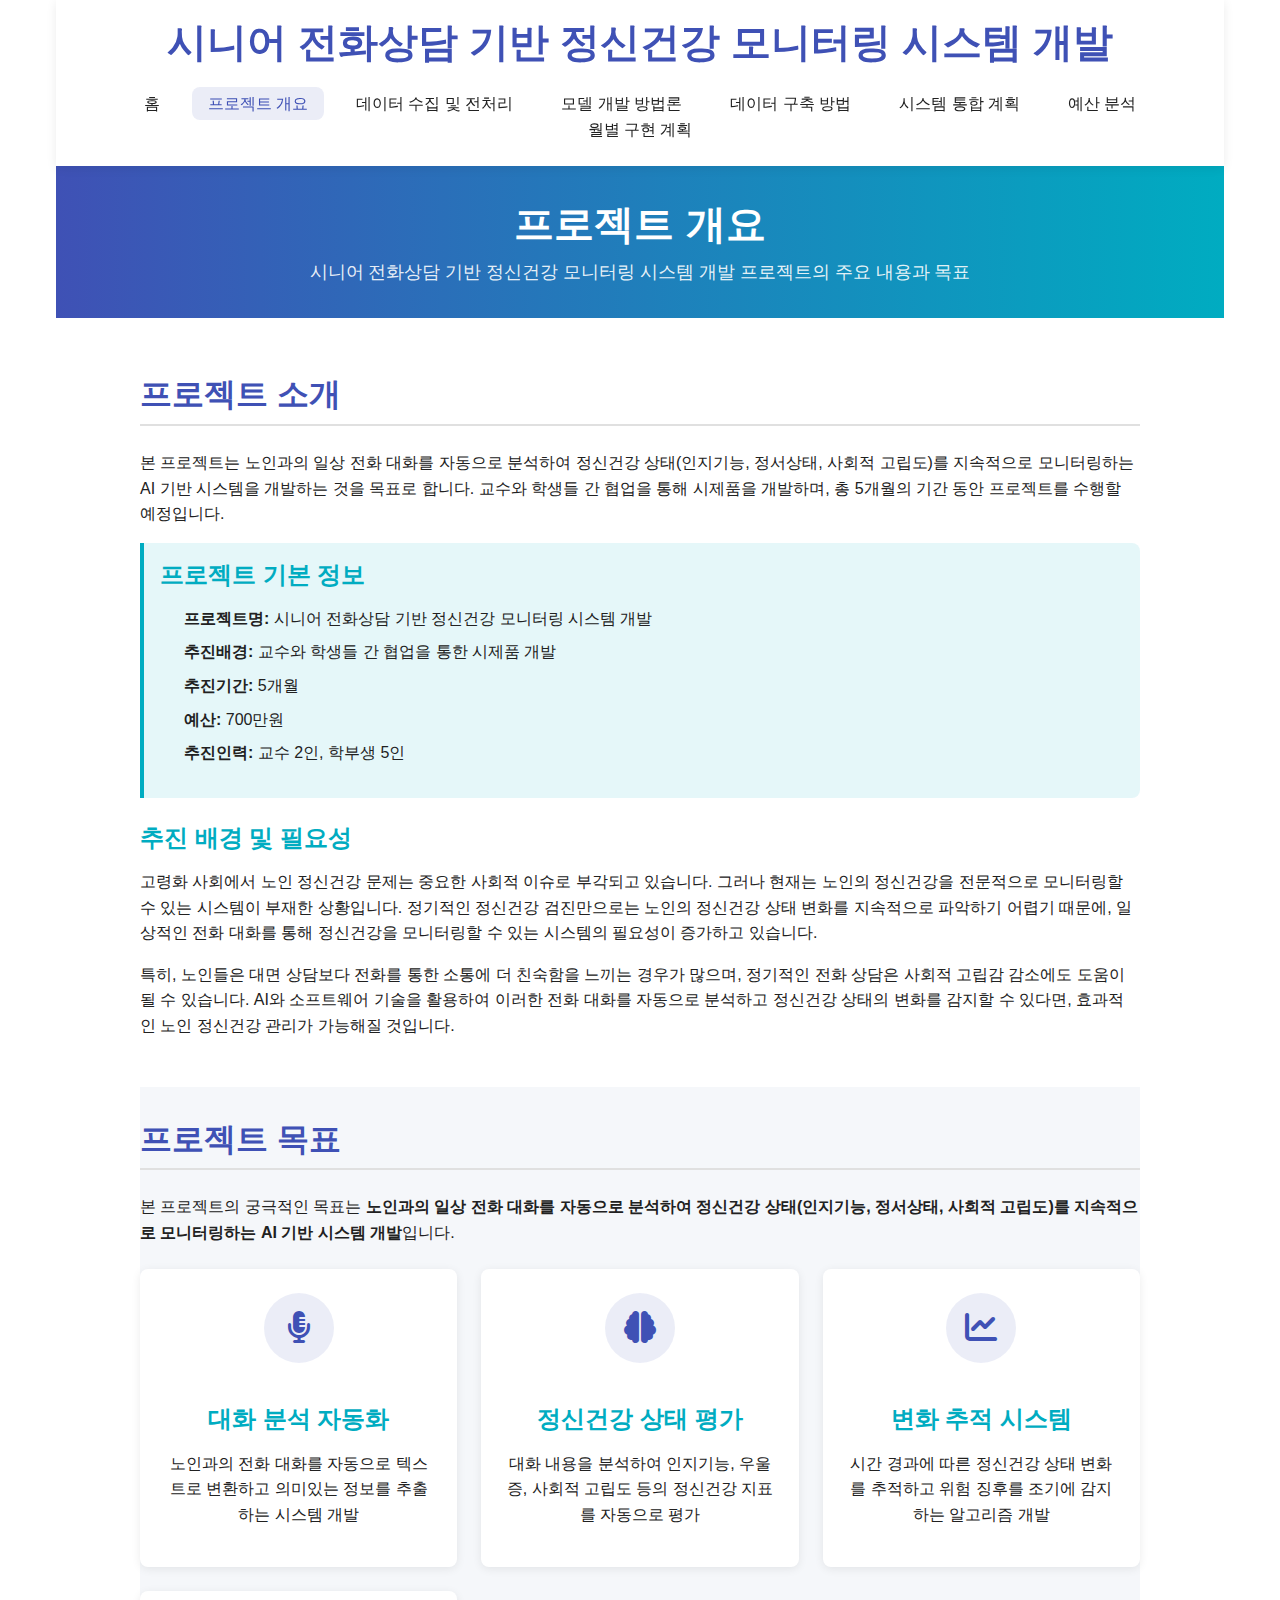
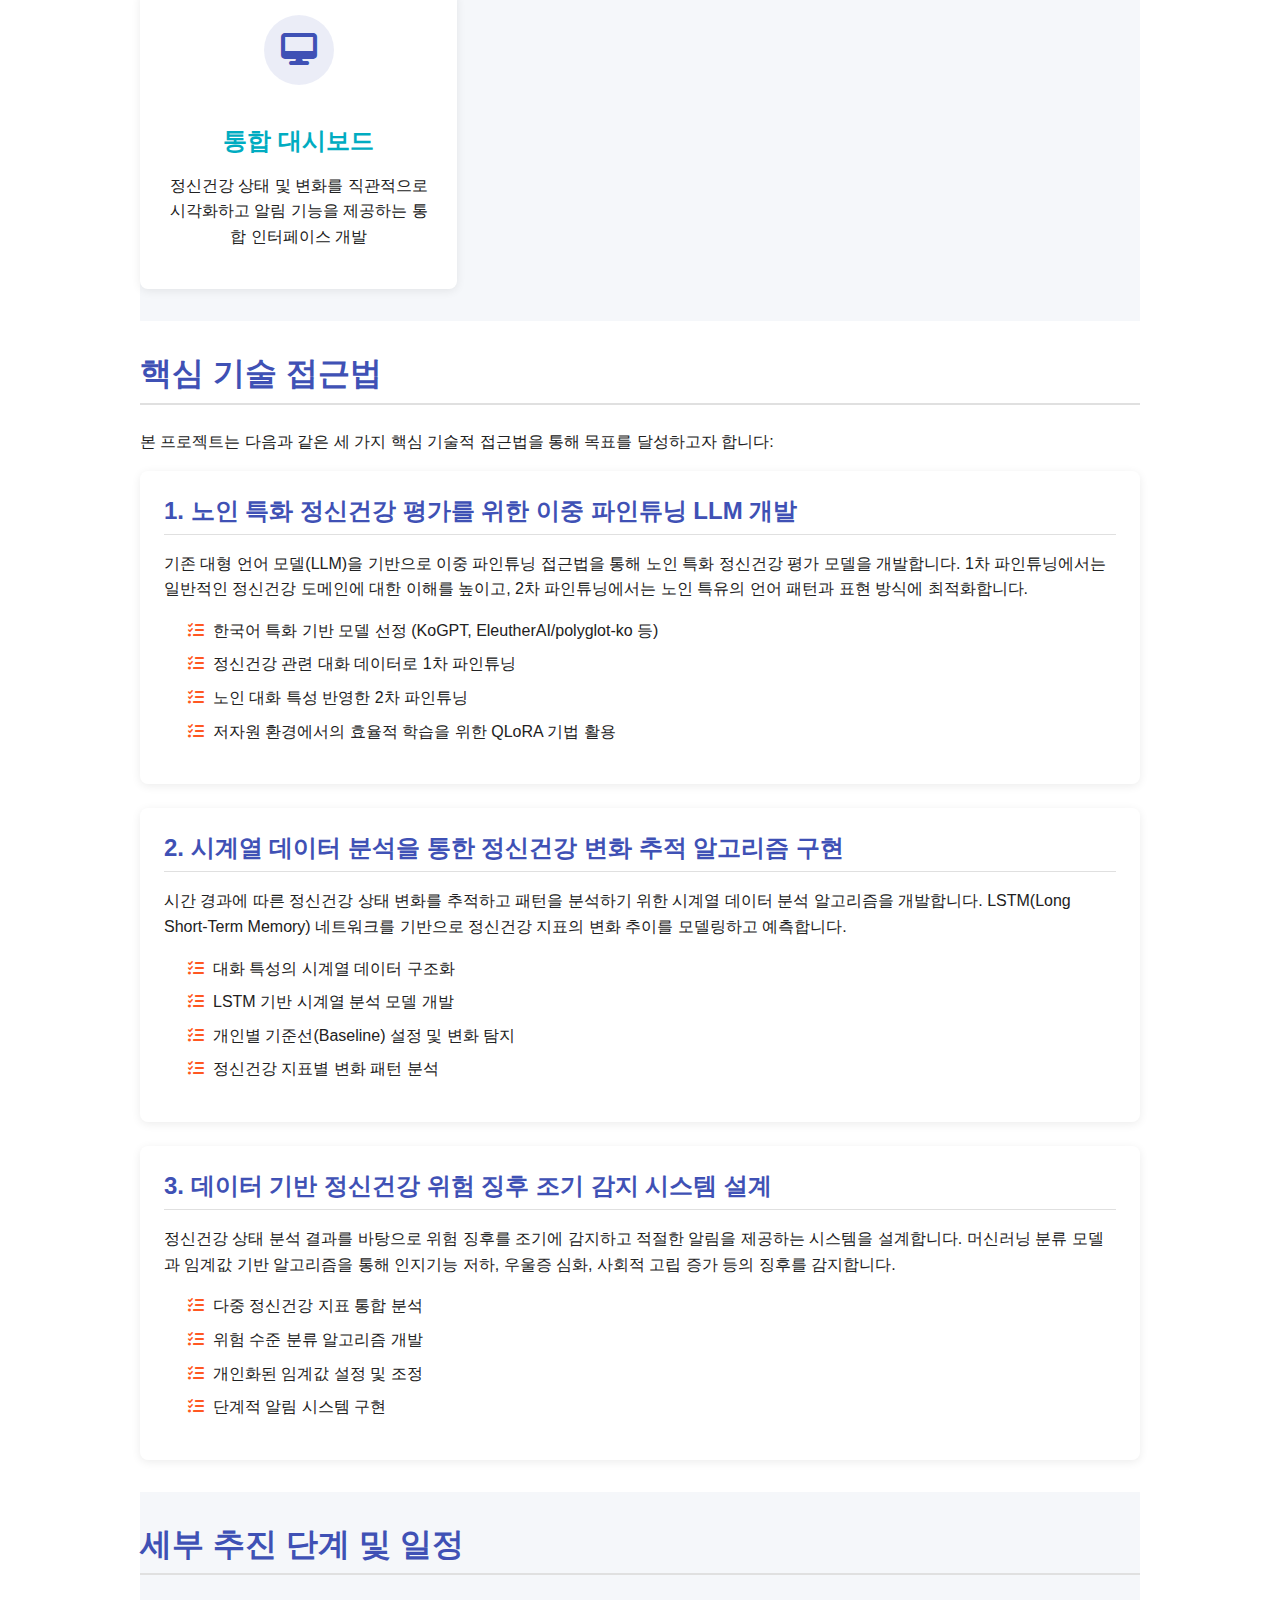
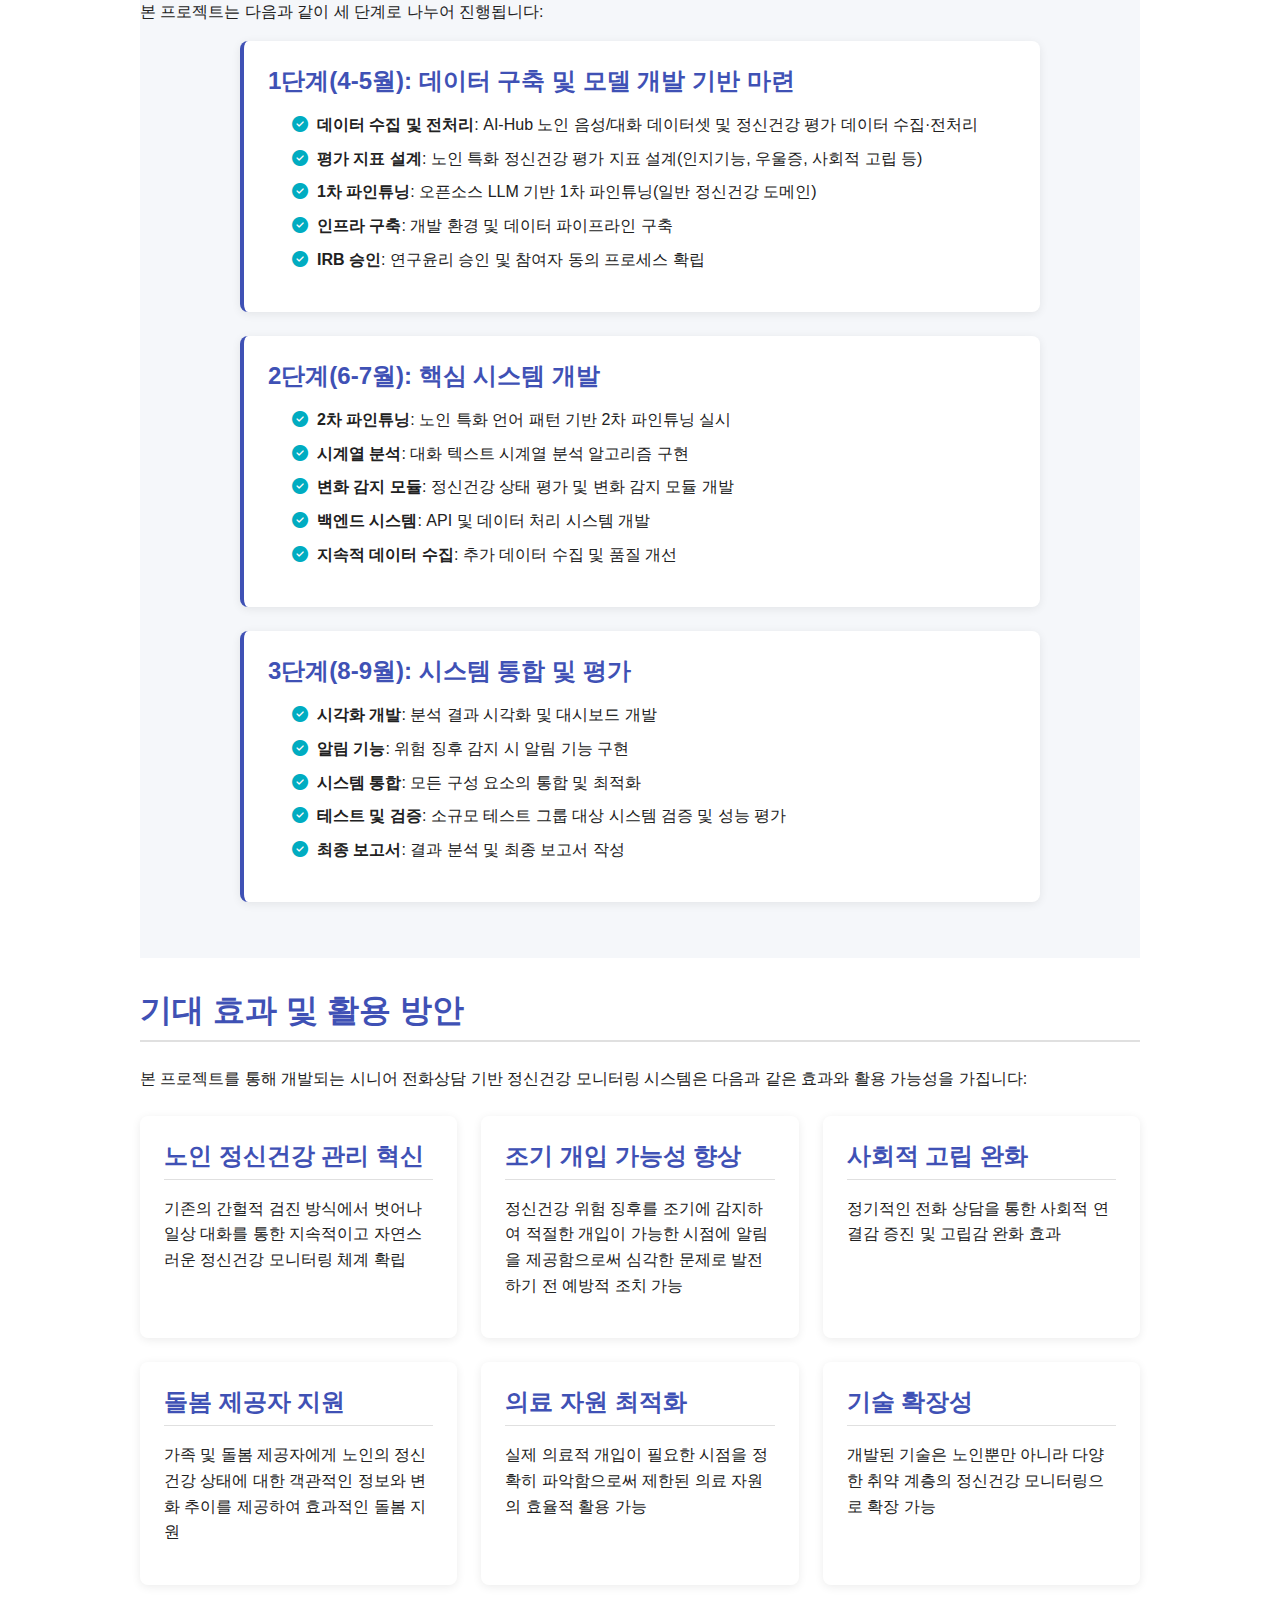
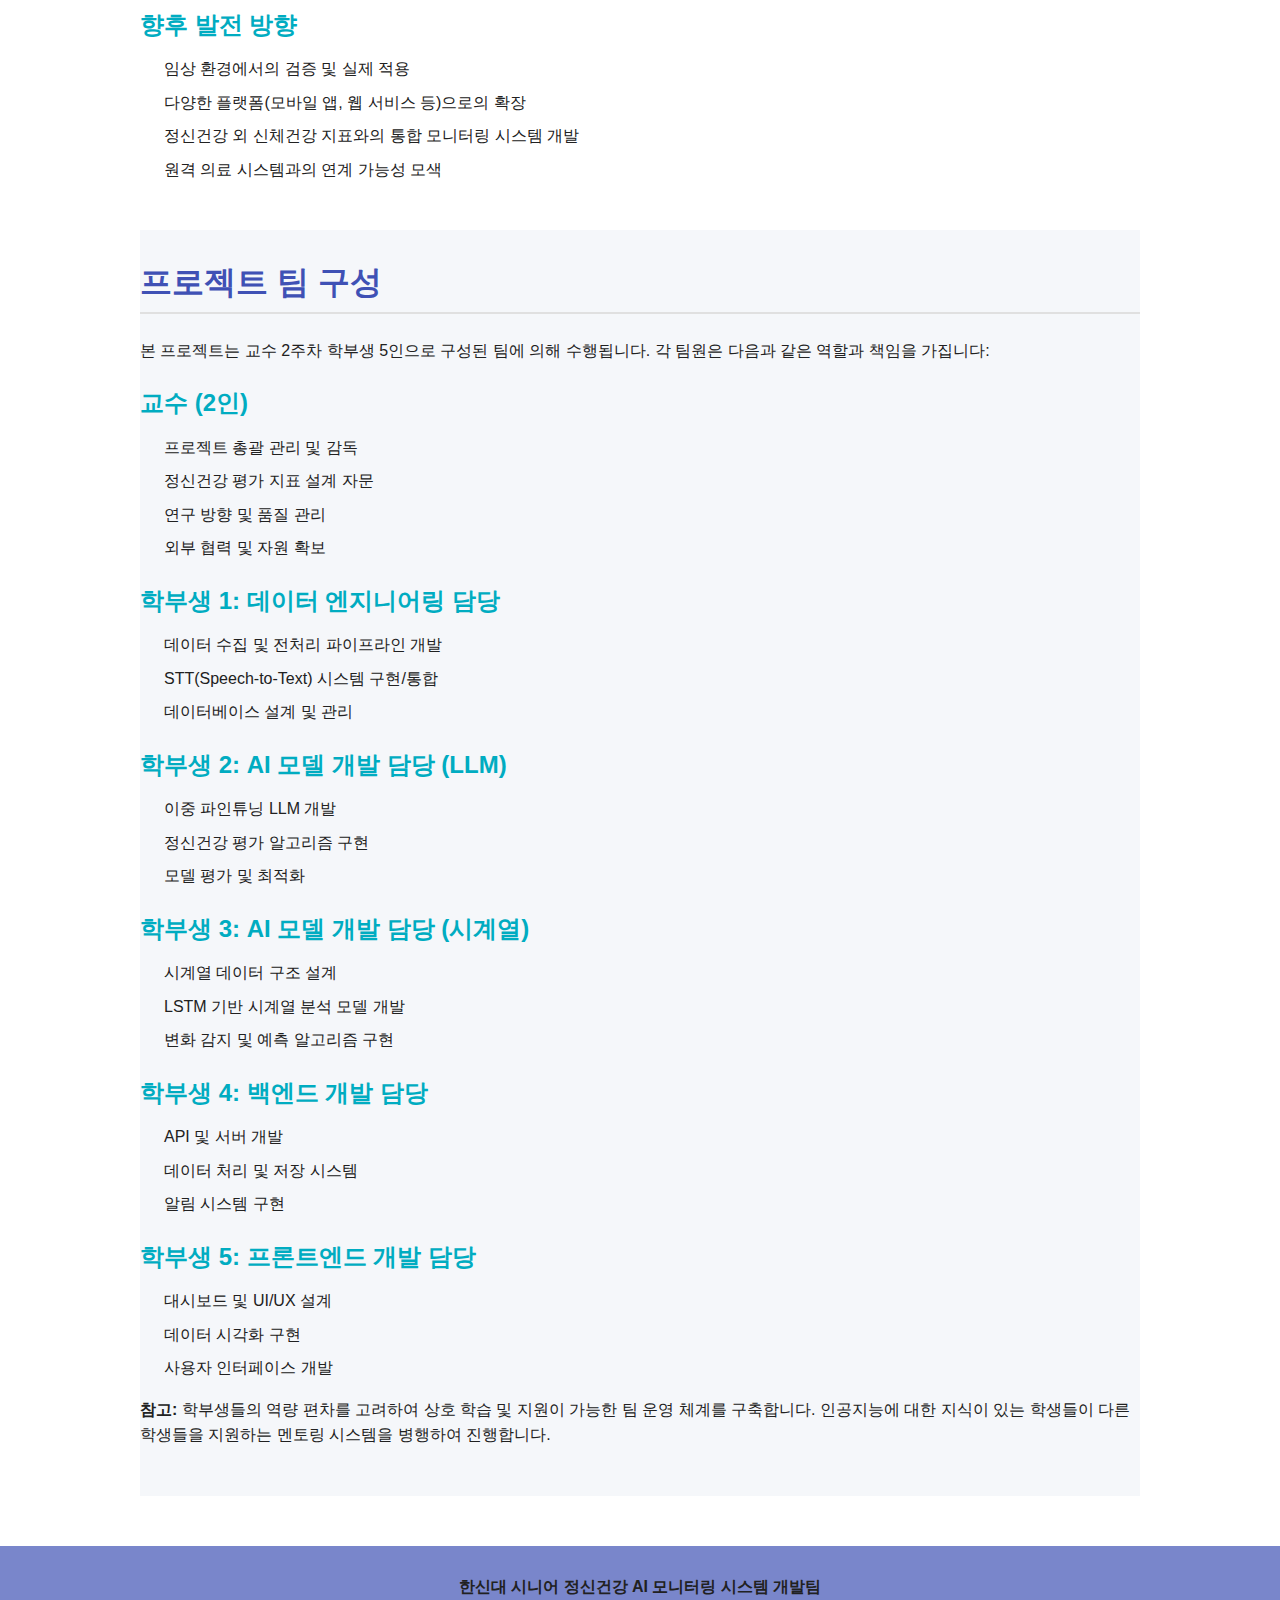
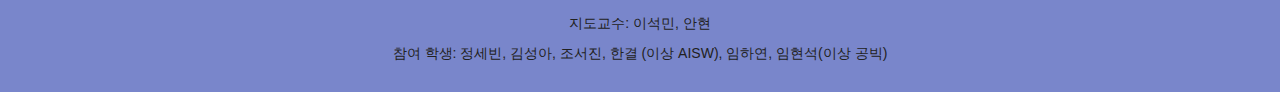
<file: project_overview.html>
<!DOCTYPE html>
<html lang="ko">
<head>
    <meta charset="UTF-8">
    <meta name="viewport" content="width=device-width, initial-scale=1.0">
    <title>프로젝트 개요 - 시니어 전화상담 기반 정신건강 모니터링 시스템</title>
    <link rel="stylesheet" href="css/style.css">
    <link rel="stylesheet" href="css/responsive.css">
    <link rel="stylesheet" href="https://cdnjs.cloudflare.com/ajax/libs/font-awesome/6.4.0/css/all.min.css">
    <style>
        /* 푸터 스타일링 */
        .footer {
            background-color: #7986cb; /* 훨씬 더 밝은 파란색으로 변경 */
            color: #000000; /* 글자색을 검정색으로 변경하여 대비 향상 */
            padding: 20px 0;
            text-align: center;
            margin-top: 50px;
            width: 100%;
        }
        
        .footer p {
            margin: 8px 0;
            font-size: 14px;
            font-weight: 500; /* 글자 두께 증가 */
        }
        
        .footer p:first-child {
            font-size: 16px;
            font-weight: bold;
            margin-bottom: 12px;
        }
        
        .footer .container {
            max-width: 1200px;
            margin: 0 auto;
            padding: 0 15px;
            width: 100%;
        }
    </style>
</head>
<body>
    <div class="container">
        <header>
            <div class="logo">
                <h1>시니어 전화상담 기반 정신건강 모니터링 시스템 개발</h1>
            </div>
            <nav id="main-nav">
                <div class="mobile-menu-btn">
                    <i class="fas fa-bars"></i>
                </div>
                <ul class="nav-links">
                    <li><a href="index.html">홈</a></li>
                    <li><a href="project_overview.html" class="active">프로젝트 개요</a></li>
                    <li><a href="data_collection.html">데이터 수집 및 전처리</a></li>
                    <li><a href="model_development.html">모델 개발 방법론</a></li>
                    <li><a href="data_construction.html">데이터 구축 방법</a></li>
                    <li><a href="system_integration.html">시스템 통합 계획</a></li>
                    <li><a href="budget.html">예산 분석</a></li>
                    <li><a href="schedule.html">월별 구현 계획</a></li>
                </ul>
            </nav>
        </header>
        
        <main>
            <section class="page-header">
                <h2>프로젝트 개요</h2>
                <p>시니어 전화상담 기반 정신건강 모니터링 시스템 개발 프로젝트의 주요 내용과 목표</p>
            </section>
            
            <section class="content-section">
                <h2>프로젝트 소개</h2>
                <p>본 프로젝트는 노인과의 일상 전화 대화를 자동으로 분석하여 정신건강 상태(인지기능, 정서상태, 사회적 고립도)를 지속적으로 모니터링하는 AI 기반 시스템을 개발하는 것을 목표로 합니다. 교수와 학생들 간 협업을 통해 시제품을 개발하며, 총 5개월의 기간 동안 프로젝트를 수행할 예정입니다.</p>
                
                <div class="info-box">
                    <h3>프로젝트 기본 정보</h3>
                    <ul>
                        <li><strong>프로젝트명:</strong> 시니어 전화상담 기반 정신건강 모니터링 시스템 개발</li>
                        <li><strong>추진배경:</strong> 교수와 학생들 간 협업을 통한 시제품 개발</li>
                        <li><strong>추진기간:</strong> 5개월</li>
                        <li><strong>예산:</strong> 700만원</li>
                        <li><strong>추진인력:</strong> 교수 2인, 학부생 5인</li>
                    </ul>
                </div>
                
                <h3>추진 배경 및 필요성</h3>
                <p>고령화 사회에서 노인 정신건강 문제는 중요한 사회적 이슈로 부각되고 있습니다. 그러나 현재는 노인의 정신건강을 전문적으로 모니터링할 수 있는 시스템이 부재한 상황입니다. 정기적인 정신건강 검진만으로는 노인의 정신건강 상태 변화를 지속적으로 파악하기 어렵기 때문에, 일상적인 전화 대화를 통해 정신건강을 모니터링할 수 있는 시스템의 필요성이 증가하고 있습니다.</p>
                
                <p>특히, 노인들은 대면 상담보다 전화를 통한 소통에 더 친숙함을 느끼는 경우가 많으며, 정기적인 전화 상담은 사회적 고립감 감소에도 도움이 될 수 있습니다. AI와 소프트웨어 기술을 활용하여 이러한 전화 대화를 자동으로 분석하고 정신건강 상태의 변화를 감지할 수 있다면, 효과적인 노인 정신건강 관리가 가능해질 것입니다.</p>
            </section>
            
            <section class="content-section alt-bg">
                <h2>프로젝트 목표</h2>
                <p>본 프로젝트의 궁극적인 목표는 <strong>노인과의 일상 전화 대화를 자동으로 분석하여 정신건강 상태(인지기능, 정서상태, 사회적 고립도)를 지속적으로 모니터링하는 AI 기반 시스템 개발</strong>입니다.</p>
                
                <div class="goals-container">
                    <div class="goal-item">
                        <div class="goal-icon">
                            <i class="fas fa-microphone-alt"></i>
                        </div>
                        <h3>대화 분석 자동화</h3>
                        <p>노인과의 전화 대화를 자동으로 텍스트로 변환하고 의미있는 정보를 추출하는 시스템 개발</p>
                    </div>
                    <div class="goal-item">
                        <div class="goal-icon">
                            <i class="fas fa-brain"></i>
                        </div>
                        <h3>정신건강 상태 평가</h3>
                        <p>대화 내용을 분석하여 인지기능, 우울증, 사회적 고립도 등의 정신건강 지표를 자동으로 평가</p>
                    </div>
                    <div class="goal-item">
                        <div class="goal-icon">
                            <i class="fas fa-chart-line"></i>
                        </div>
                        <h3>변화 추적 시스템</h3>
                        <p>시간 경과에 따른 정신건강 상태 변화를 추적하고 위험 징후를 조기에 감지하는 알고리즘 개발</p>
                    </div>
                    <div class="goal-item">
                        <div class="goal-icon">
                            <i class="fas fa-desktop"></i>
                        </div>
                        <h3>통합 대시보드</h3>
                        <p>정신건강 상태 및 변화를 직관적으로 시각화하고 알림 기능을 제공하는 통합 인터페이스 개발</p>
                    </div>
                </div>
            </section>
            
            <section class="content-section">
                <h2>핵심 기술 접근법</h2>
                <p>본 프로젝트는 다음과 같은 세 가지 핵심 기술적 접근법을 통해 목표를 달성하고자 합니다:</p>
                
                <div class="tech-approach">
                    <div class="tech-item">
                        <h3>1. 노인 특화 정신건강 평가를 위한 이중 파인튜닝 LLM 개발</h3>
                        <p>기존 대형 언어 모델(LLM)을 기반으로 이중 파인튜닝 접근법을 통해 노인 특화 정신건강 평가 모델을 개발합니다. 1차 파인튜닝에서는 일반적인 정신건강 도메인에 대한 이해를 높이고, 2차 파인튜닝에서는 노인 특유의 언어 패턴과 표현 방식에 최적화합니다.</p>
                        <ul class="tech-details">
                            <li>한국어 특화 기반 모델 선정 (KoGPT, EleutherAI/polyglot-ko 등)</li>
                            <li>정신건강 관련 대화 데이터로 1차 파인튜닝</li>
                            <li>노인 대화 특성 반영한 2차 파인튜닝</li>
                            <li>저자원 환경에서의 효율적 학습을 위한 QLoRA 기법 활용</li>
                        </ul>
                    </div>
                    
                    <div class="tech-item">
                        <h3>2. 시계열 데이터 분석을 통한 정신건강 변화 추적 알고리즘 구현</h3>
                        <p>시간 경과에 따른 정신건강 상태 변화를 추적하고 패턴을 분석하기 위한 시계열 데이터 분석 알고리즘을 개발합니다. LSTM(Long Short-Term Memory) 네트워크를 기반으로 정신건강 지표의 변화 추이를 모델링하고 예측합니다.</p>
                        <ul class="tech-details">
                            <li>대화 특성의 시계열 데이터 구조화</li>
                            <li>LSTM 기반 시계열 분석 모델 개발</li>
                            <li>개인별 기준선(Baseline) 설정 및 변화 탐지</li>
                            <li>정신건강 지표별 변화 패턴 분석</li>
                        </ul>
                    </div>
                    
                    <div class="tech-item">
                        <h3>3. 데이터 기반 정신건강 위험 징후 조기 감지 시스템 설계</h3>
                        <p>정신건강 상태 분석 결과를 바탕으로 위험 징후를 조기에 감지하고 적절한 알림을 제공하는 시스템을 설계합니다. 머신러닝 분류 모델과 임계값 기반 알고리즘을 통해 인지기능 저하, 우울증 심화, 사회적 고립 증가 등의 징후를 감지합니다.</p>
                        <ul class="tech-details">
                            <li>다중 정신건강 지표 통합 분석</li>
                            <li>위험 수준 분류 알고리즘 개발</li>
                            <li>개인화된 임계값 설정 및 조정</li>
                            <li>단계적 알림 시스템 구현</li>
                        </ul>
                    </div>
                </div>
            </section>
            
            <section class="content-section alt-bg">
                <h2>세부 추진 단계 및 일정</h2>
                <p>본 프로젝트는 다음과 같이 세 단계로 나누어 진행됩니다:</p>
                
                <div class="timeline-detailed">
                    <div class="timeline-phase">
                        <h3>1단계(4-5월): 데이터 구축 및 모델 개발 기반 마련</h3>
                        <ul>
                            <li><strong>데이터 수집 및 전처리</strong>: AI-Hub 노인 음성/대화 데이터셋 및 정신건강 평가 데이터 수집·전처리</li>
                            <li><strong>평가 지표 설계</strong>: 노인 특화 정신건강 평가 지표 설계(인지기능, 우울증, 사회적 고립 등)</li>
                            <li><strong>1차 파인튜닝</strong>: 오픈소스 LLM 기반 1차 파인튜닝(일반 정신건강 도메인)</li>
                            <li><strong>인프라 구축</strong>: 개발 환경 및 데이터 파이프라인 구축</li>
                            <li><strong>IRB 승인</strong>: 연구윤리 승인 및 참여자 동의 프로세스 확립</li>
                        </ul>
                    </div>
                    
                    <div class="timeline-phase">
                        <h3>2단계(6-7월): 핵심 시스템 개발</h3>
                        <ul>
                            <li><strong>2차 파인튜닝</strong>: 노인 특화 언어 패턴 기반 2차 파인튜닝 실시</li>
                            <li><strong>시계열 분석</strong>: 대화 텍스트 시계열 분석 알고리즘 구현</li>
                            <li><strong>변화 감지 모듈</strong>: 정신건강 상태 평가 및 변화 감지 모듈 개발</li>
                            <li><strong>백엔드 시스템</strong>: API 및 데이터 처리 시스템 개발</li>
                            <li><strong>지속적 데이터 수집</strong>: 추가 데이터 수집 및 품질 개선</li>
                        </ul>
                    </div>
                    
                    <div class="timeline-phase">
                        <h3>3단계(8-9월): 시스템 통합 및 평가</h3>
                        <ul>
                            <li><strong>시각화 개발</strong>: 분석 결과 시각화 및 대시보드 개발</li>
                            <li><strong>알림 기능</strong>: 위험 징후 감지 시 알림 기능 구현</li>
                            <li><strong>시스템 통합</strong>: 모든 구성 요소의 통합 및 최적화</li>
                            <li><strong>테스트 및 검증</strong>: 소규모 테스트 그룹 대상 시스템 검증 및 성능 평가</li>
                            <li><strong>최종 보고서</strong>: 결과 분석 및 최종 보고서 작성</li>
                        </ul>
                    </div>
                </div>
            </section>
            
            <section class="content-section">
                <h2>기대 효과 및 활용 방안</h2>
                <p>본 프로젝트를 통해 개발되는 시니어 전화상담 기반 정신건강 모니터링 시스템은 다음과 같은 효과와 활용 가능성을 가집니다:</p>
                
                <div class="effects-grid">
                    <div class="effect-item">
                        <h3>노인 정신건강 관리 혁신</h3>
                        <p>기존의 간헐적 검진 방식에서 벗어나 일상 대화를 통한 지속적이고 자연스러운 정신건강 모니터링 체계 확립</p>
                    </div>
                    <div class="effect-item">
                        <h3>조기 개입 가능성 향상</h3>
                        <p>정신건강 위험 징후를 조기에 감지하여 적절한 개입이 가능한 시점에 알림을 제공함으로써 심각한 문제로 발전하기 전 예방적 조치 가능</p>
                    </div>
                    <div class="effect-item">
                        <h3>사회적 고립 완화</h3>
                        <p>정기적인 전화 상담을 통한 사회적 연결감 증진 및 고립감 완화 효과</p>
                    </div>
                    <div class="effect-item">
                        <h3>돌봄 제공자 지원</h3>
                        <p>가족 및 돌봄 제공자에게 노인의 정신건강 상태에 대한 객관적인 정보와 변화 추이를 제공하여 효과적인 돌봄 지원</p>
                    </div>
                    <div class="effect-item">
                        <h3>의료 자원 최적화</h3>
                        <p>실제 의료적 개입이 필요한 시점을 정확히 파악함으로써 제한된 의료 자원의 효율적 활용 가능</p>
                    </div>
                    <div class="effect-item">
                        <h3>기술 확장성</h3>
                        <p>개발된 기술은 노인뿐만 아니라 다양한 취약 계층의 정신건강 모니터링으로 확장 가능</p>
                    </div>
                </div>
                
                <h3>향후 발전 방향</h3>
                <ul>
                    <li>임상 환경에서의 검증 및 실제 적용</li>
                    <li>다양한 플랫폼(모바일 앱, 웹 서비스 등)으로의 확장</li>
                    <li>정신건강 외 신체건강 지표와의 통합 모니터링 시스템 개발</li>
                    <li>원격 의료 시스템과의 연계 가능성 모색</li>
                </ul>
            </section>
            
            <section class="content-section alt-bg">
                <h2>프로젝트 팀 구성</h2>
                <p>본 프로젝트는 교수 2주차 학부생 5인으로 구성된 팀에 의해 수행됩니다. 각 팀원은 다음과 같은 역할과 책임을 가집니다:</p>
                
                <div class="team-roles-detailed">
                    <div class="role-item">
                        <h3>교수 (2인)</h3>
                        <ul>
                            <li>프로젝트 총괄 관리 및 감독</li>
                            <li>정신건강 평가 지표 설계 자문</li>
                            <li>연구 방향 및 품질 관리</li>
                            <li>외부 협력 및 자원 확보</li>
                        </ul>
                    </div>
                    <div class="role-item">
                        <h3>학부생 1: 데이터 엔지니어링 담당</h3>
                        <ul>
                            <li>데이터 수집 및 전처리 파이프라인 개발</li>
                            <li>STT(Speech-to-Text) 시스템 구현/통합</li>
                            <li>데이터베이스 설계 및 관리</li>
                        </ul>
                    </div>
                    <div class="role-item">
                        <h3>학부생 2: AI 모델 개발 담당 (LLM)</h3>
                        <ul>
                            <li>이중 파인튜닝 LLM 개발</li>
                            <li>정신건강 평가 알고리즘 구현</li>
                            <li>모델 평가 및 최적화</li>
                        </ul>
                    </div>
                    <div class="role-item">
                        <h3>학부생 3: AI 모델 개발 담당 (시계열)</h3>
                        <ul>
                            <li>시계열 데이터 구조 설계</li>
                            <li>LSTM 기반 시계열 분석 모델 개발</li>
                            <li>변화 감지 및 예측 알고리즘 구현</li>
                        </ul>
                    </div>
                    <div class="role-item">
                        <h3>학부생 4: 백엔드 개발 담당</h3>
                        <ul>
                            <li>API 및 서버 개발</li>
                            <li>데이터 처리 및 저장 시스템</li>
                            <li>알림 시스템 구현</li>
                        </ul>
                    </div>
                    <div class="role-item">
                        <h3>학부생 5: 프론트엔드 개발 담당</h3>
                        <ul>
                            <li>대시보드 및 UI/UX 설계</li>
                            <li>데이터 시각화 구현</li>
                            <li>사용자 인터페이스 개발</li>
                        </ul>
                    </div>
                </div>
                
                <p class="note"><strong>참고:</strong> 학부생들의 역량 편차를 고려하여 상호 학습 및 지원이 가능한 팀 운영 체계를 구축합니다. 인공지능에 대한 지식이 있는 학생들이 다른 학생들을 지원하는 멘토링 시스템을 병행하여 진행합니다.</p>
            </section>
        </main>
    </div>
    
    <script src="js/main.js"></script>
    
    <footer class="footer">
        <div class="container">
            <p>한신대 시니어 정신건강 AI 모니터링 시스템 개발팀</p>
            <p>지도교수: 이석민, 안현</p>
            <p>참여 학생: 정세빈, 김성아, 조서진, 한결 (이상 AISW), 임하연, 임현석(이상 공빅)</p>
        </div>
    </footer>
</body>
</html>
</file>
<file: css/style.css>
/* 전역 스타일 */
:root {
    --primary-color: #3f51b5;
    --secondary-color: #00acc1;
    --accent-color: #ff5722;
    --text-color: #212121;
    --text-light: #757575;
    --text-lighter: #9e9e9e;
    --bg-color: #ffffff;
    --bg-alt: #f5f7fa;
    --bg-card: #ffffff;
    --border-color: #e0e0e0;
    --success-color: #4caf50;
    --warning-color: #ff9800;
    --danger-color: #f44336;
    --shadow: 0 2px 10px rgba(0, 0, 0, 0.08);
    --shadow-hover: 0 5px 15px rgba(0, 0, 0, 0.1);
    --transition: all 0.3s ease;
    --border-radius: 8px;
    --spacing-sm: 8px;
    --spacing-md: 16px;
    --spacing-lg: 24px;
    --spacing-xl: 32px;
    --spacing-xxl: 48px;
    --container-width: 1200px;
}

* {
    margin: 0;
    padding: 0;
    box-sizing: border-box;
}

body {
    font-family: 'Noto Sans KR', -apple-system, BlinkMacSystemFont, 'Segoe UI', Roboto, Oxygen, Ubuntu, Cantarell, 'Open Sans', 'Helvetica Neue', sans-serif;
    color: var(--text-color);
    background-color: var(--bg-color);
    line-height: 1.6;
    font-size: 16px;
    overflow-x: hidden;
}

.container {
    max-width: var(--container-width);
    margin: 0 auto;
    padding: 0 var(--spacing-md);
    width: 100%;
}

a {
    text-decoration: none;
    color: var(--primary-color);
    transition: var(--transition);
}

a:hover {
    color: var(--accent-color);
}

ul {
    list-style: none;
}

img {
    max-width: 100%;
    height: auto;
    display: block;
}

h1, h2, h3, h4, h5, h6 {
    font-weight: 700;
    line-height: 1.3;
    margin-bottom: var(--spacing-md);
    color: var(--text-color);
}

h1 {
    font-size: 2.5rem;
}

h2 {
    font-size: 2rem;
}

h3 {
    font-size: 1.75rem;
}

h4 {
    font-size: 1.5rem;
}

h5 {
    font-size: 1.25rem;
}

h6 {
    font-size: 1rem;
}

p {
    margin-bottom: var(--spacing-md);
    color: var(--text-color);
}

.section {
    padding: var(--spacing-xxl) 0;
    position: relative;
}

.alt-bg {
    background-color: var(--bg-alt);
}

.section-title {
    text-align: center;
    margin-bottom: var(--spacing-xl);
    font-size: 2.5rem;
    color: var(--primary-color);
    position: relative;
    padding-bottom: var(--spacing-md);
}

.section-title::after {
    content: '';
    position: absolute;
    bottom: 0;
    left: 50%;
    transform: translateX(-50%);
    width: 80px;
    height: 4px;
    background-color: var(--secondary-color);
    border-radius: 2px;
}

.btn {
    display: inline-block;
    padding: 12px 25px;
    border-radius: var(--border-radius);
    font-weight: 600;
    text-align: center;
    cursor: pointer;
    transition: var(--transition);
    border: none;
    letter-spacing: 0.5px;
    font-size: 1rem;
}

.primary-btn {
    background-color: var(--primary-color);
    color: white;
    box-shadow: 0 2px 5px rgba(63, 81, 181, 0.3);
}

.primary-btn:hover {
    background-color: #303f9f;
    color: white;
    transform: translateY(-2px);
    box-shadow: 0 4px 8px rgba(63, 81, 181, 0.4);
}

.secondary-btn {
    background-color: transparent;
    color: var(--primary-color);
    border: 2px solid var(--primary-color);
}

.secondary-btn:hover {
    background-color: var(--primary-color);
    color: white;
    transform: translateY(-2px);
}

/* 헤더 스타일 */
header {
    background-color: var(--bg-color);
    box-shadow: var(--shadow);
    padding: var(--spacing-md) 0;
    position: sticky;
    top: 0;
    z-index: 100;
    transition: padding 0.3s ease, box-shadow 0.3s ease;
}

header.scrolled {
    padding: 10px 0;
    box-shadow: 0 4px 10px rgba(0, 0, 0, 0.1);
}

.logo {
    text-align: center;
    margin-bottom: 15px;
}

.logo h1 {
    font-size: 2.5rem;
    color: var(--primary-color);
    margin: 0;
    line-height: 1.3;
}

nav {
    display: flex;
    flex-direction: column;
    justify-content: center;
    align-items: center;
    padding: var(--spacing-sm) 0;
}

.nav-links {
    display: flex;
    flex-wrap: wrap;
    justify-content: center;
}

.nav-links li {
    margin: 0 var(--spacing-sm);
}

.nav-links a {
    color: var(--text-color);
    font-weight: 500;
    padding: 8px 16px;
    border-radius: var(--border-radius);
    transition: var(--transition);
}

.nav-links a:hover, .nav-links a.active {
    color: var(--primary-color);
    background-color: rgba(63, 81, 181, 0.1);
}

.mobile-menu-btn {
    display: none;
    font-size: 1.5rem;
    cursor: pointer;
    color: var(--primary-color);
    margin: 0 auto;
    text-align: center;
}

.hero {
    background: linear-gradient(rgba(66, 153, 16, 0.7), rgba(103, 81, 47, 0.7)), url('../img/senior-phone.jpg');
    background-size: cover;
    background-position: center;
    height: 500px;
    display: flex;
    align-items: center;
    color: white;
    text-align: center;
    position: relative;
}

.hero::before {
    content: '';
    position: absolute;
    top: 0;
    left: 0;
    right: 0;
    bottom: 0;
    background: linear-gradient(to right, rgba(61, 73, 145, 0.8), rgba(0, 172, 193, 0.8));
    opacity: 0.3;
}

.hero-content {
    max-width: 800px;
    margin: 0 auto;
    padding: 0 var(--spacing-md);
    position: relative;
    z-index: 1;
}

.hero h2 {
    font-size: 3rem;
    margin-bottom: var(--spacing-md);
    text-shadow: 0 2px 4px rgba(0, 0, 0, 0.3);
}

.hero p {
    font-size: 1.25rem;
    margin-bottom: var(--spacing-lg);
    text-shadow: 0 2px 4px rgba(0, 0, 0, 0.3);
}

.hero-buttons {
    display: flex;
    justify-content: center;
    gap: var(--spacing-md);
}

.card-container {
    display: grid;
    grid-template-columns: repeat(auto-fit, minmax(300px, 1fr));
    gap: var(--spacing-lg);
    margin-top: var(--spacing-lg);
}

.info-card {
    background-color: var(--bg-card);
    border-radius: var(--border-radius);
    padding: var(--spacing-lg);
    box-shadow: var(--shadow);
    transition: var(--transition);
    display: flex;
    flex-direction: column;
    height: 100%;
}

.info-card:hover {
    transform: translateY(-5px);
    box-shadow: var(--shadow-hover);
}

.card-icon {
    font-size: 2.5rem;
    color: var(--primary-color);
    margin-bottom: var(--spacing-md);
}

.info-card h3 {
    font-size: 1.5rem;
    margin-bottom: var(--spacing-md);
    color: var(--text-color);
}

.features-grid {
    display: grid;
    grid-template-columns: repeat(auto-fit, minmax(250px, 1fr));
    gap: var(--spacing-lg);
    margin-top: var(--spacing-lg);
}

.feature-item {
    background-color: var(--bg-card);
    border-radius: var(--border-radius);
    padding: var(--spacing-lg);
    box-shadow: var(--shadow);
    transition: var(--transition);
    text-align: center;
    display: flex;
    flex-direction: column;
    align-items: center;
    height: 100%;
}

.feature-item:hover {
    transform: translateY(-5px);
    box-shadow: var(--shadow-hover);
}

.feature-icon {
    font-size: 2.5rem;
    color: var(--secondary-color);
    margin-bottom: var(--spacing-md);
    width: 70px;
    height: 70px;
    line-height: 70px;
    border-radius: 50%;
    background-color: rgba(0, 172, 193, 0.1);
}

.feature-item h3 {
    font-size: 1.25rem;
    margin-bottom: var(--spacing-md);
    color: var(--text-color);
}

.timeline {
    position: relative;
    max-width: 1000px;
    margin: 0 auto;
    padding: var(--spacing-lg) 0;
}

.timeline::after {
    content: '';
    position: absolute;
    width: 4px;
    background-color: var(--primary-color);
    top: 0;
    bottom: 0;
    left: 50%;
    margin-left: -2px;
    border-radius: 2px;
}

.timeline-item {
    padding: var(--spacing-md) 0;
    position: relative;
    width: 50%;
    left: 0;
    margin-bottom: var(--spacing-lg);
}

.timeline-item:nth-child(even) {
    left: 50%;
}

.timeline-dot {
    position: absolute;
    width: 20px;
    height: 20px;
    right: -10px;
    background-color: var(--secondary-color);
    top: 30px;
    border-radius: 50%;
    z-index: 1;
    border: 4px solid var(--bg-color);
    box-shadow: var(--shadow);
}

.timeline-item:nth-child(even) .timeline-dot {
    left: -10px;
}

.timeline-date {
    position: absolute;
    top: 30px;
    right: 30px;
    padding: 5px 15px;
    background-color: var(--primary-color);
    color: white;
    border-radius: var(--border-radius);
    font-weight: 600;
}

.timeline-item:nth-child(even) .timeline-date {
    left: 30px;
    right: auto;
}

.timeline-content {
    padding: var(--spacing-lg);
    background-color: var(--bg-card);
    position: relative;
    border-radius: var(--border-radius);
    box-shadow: var(--shadow);
    margin-right: var(--spacing-xl);
}

.timeline-item:nth-child(even) .timeline-content {
    margin-right: 0;
    margin-left: var(--spacing-xl);
}

.timeline-content h3 {
    margin-top: 0;
    color: var(--primary-color);
    font-size: 1.25rem;
}

.timeline-content ul {
    margin: var(--spacing-md) 0;
}

.timeline-content li {
    margin-bottom: var(--spacing-sm);
    position: relative;
    padding-left: 25px;
}

.timeline-content li::before {
    content: '\f00c';
    font-family: 'Font Awesome 6 Free';
    font-weight: 900;
    position: absolute;
    left: 0;
    color: var(--secondary-color);
}

.team-container {
    max-width: 900px;
    margin: 0 auto;
    text-align: center;
}

.team-info {
    background-color: var(--bg-card);
    padding: var(--spacing-lg);
    border-radius: var(--border-radius);
    box-shadow: var(--shadow);
    margin-bottom: var(--spacing-lg);
}

.team-info h3 {
    color: var(--primary-color);
    margin-bottom: var(--spacing-md);
    font-size: 1.75rem;
}

.team-roles {
    text-align: left;
    margin-top: var(--spacing-md);
}

.team-roles li {
    margin-bottom: var(--spacing-sm);
    position: relative;
    padding-left: 25px;
}

.team-roles li::before {
    content: '\f007';
    font-family: 'Font Awesome 6 Free';
    font-weight: 900;
    position: absolute;
    left: 0;
    color: var(--primary-color);
}

.budget-overview {
    display: grid;
    grid-template-columns: 1fr 2fr;
    gap: var(--spacing-lg);
    align-items: start;
    max-width: 1000px;
    margin: 0 auto;
}

@media (max-width: 768px) {
    .budget-overview {
        grid-template-columns: 1fr;
    }
}

.budget-total {
    background-color: var(--primary-color);
    padding: var(--spacing-lg);
    border-radius: var(--border-radius);
    box-shadow: var(--shadow);
}

.budget-total h3 {
    color: white;
    margin-bottom: var(--spacing-sm);
    font-size: 1.5rem;
    text-align: center;
}

.budget-amount {
    font-size: 2.5rem;
    font-weight: 700;
    color: white;
    display: block;
    text-align: center;
}

.budget-chart {
    margin-bottom: var(--spacing-lg);
    background-color: var(--bg-card);
    padding: var(--spacing-md);
    border-radius: var(--border-radius);
    box-shadow: var(--shadow);
}

.budget-items {
    background-color: var(--bg-card);
    border-radius: var(--border-radius);
    box-shadow: var(--shadow);
}

.budget-item {
    display: flex;
    justify-content: space-between;
    padding: var(--spacing-md);
    border-bottom: 1px solid var(--border-color);
}

.budget-item:last-child {
    border-bottom: none;
}

.budget-item-name {
    font-weight: 500;
}

.budget-item-amount {
    font-weight: 600;
    color: var(--primary-color);
}

.page-header {
    background: linear-gradient(to right, var(--primary-color), var(--secondary-color));
    color: white;
    padding: var(--spacing-xl) 0;
    text-align: center;
    margin-bottom: var(--spacing-lg);
}

.page-header h2 {
    font-size: 2.5rem;
    color: white;
    margin-bottom: var(--spacing-sm);
}

.page-header p {
    font-size: 1.1rem;
    max-width: 700px;
    margin: 0 auto;
    color: rgba(255, 255, 255, 0.9);
}

.content-section {
    padding: var(--spacing-xl) 0;
    max-width: 1000px;
    margin: 0 auto;
}

.content-section h2 {
    font-size: 2rem;
    margin-bottom: var(--spacing-lg);
    color: var(--primary-color);
    position: relative;
    padding-bottom: var(--spacing-sm);
    border-bottom: 2px solid var(--border-color);
}

.content-section h3 {
    font-size: 1.5rem;
    margin: var(--spacing-lg) 0 var(--spacing-md);
    color: var(--secondary-color);
}

.content-section p {
    margin-bottom: var(--spacing-md);
}

.content-section ul, .content-section ol {
    margin: var(--spacing-md) 0;
    padding-left: var(--spacing-lg);
}

.content-section li {
    margin-bottom: var(--spacing-sm);
}

.content-section table {
    width: 100%;
    border-collapse: collapse;
    margin: var(--spacing-lg) 0;
    border-radius: var(--border-radius);
    overflow: hidden;
}

.content-section th, .content-section td {
    padding: var(--spacing-md);
    text-align: left;
    border: 1px solid var(--border-color);
}

.content-section th {
    background-color: var(--primary-color);
    color: white;
    font-weight: 600;
}

.content-section tr:nth-child(even) {
    background-color: var(--bg-alt);
}

.gallery {
    display: grid;
    grid-template-columns: repeat(auto-fill, minmax(250px, 1fr));
    gap: var(--spacing-md);
    margin: var(--spacing-lg) 0;
}

.gallery-item {
    border-radius: var(--border-radius);
    overflow: hidden;
    box-shadow: var(--shadow);
    transition: var(--transition);
    position: relative;
}

.gallery-item:hover {
    transform: scale(1.03);
    box-shadow: var(--shadow-hover);
}

.gallery-item img {
    width: 100%;
    height: 200px;
    object-fit: cover;
    transition: var(--transition);
}

.code-block {
    background-color: #1e1e1e;
    border-radius: var(--border-radius);
    padding: var(--spacing-md);
    margin: var(--spacing-md) 0;
    overflow-x: auto;
    box-shadow: var(--shadow);
}

.code-block pre {
    color: #f8f8f8;
    font-family: 'Courier New', Courier, monospace;
}

.tags {
    display: flex;
    flex-wrap: wrap;
    gap: var(--spacing-sm);
    margin: var(--spacing-md) 0;
}

.tag {
    background-color: rgba(63, 81, 181, 0.1);
    color: var(--primary-color);
    padding: 4px 12px;
    border-radius: 20px;
    font-size: 0.9rem;
    font-weight: 500;
}

.info-box {
    background-color: rgba(0, 172, 193, 0.1);
    border-left: 4px solid var(--secondary-color);
    padding: var(--spacing-md);
    margin: var(--spacing-md) 0;
    border-radius: 0 var(--border-radius) var(--border-radius) 0;
}

.info-box h3 {
    color: var(--secondary-color);
    margin-top: 0;
    margin-bottom: var(--spacing-sm);
}

.goals-container {
    display: grid;
    grid-template-columns: repeat(auto-fit, minmax(250px, 1fr));
    gap: var(--spacing-lg);
    margin-top: var(--spacing-lg);
}

.goal-item {
    background-color: var(--bg-card);
    border-radius: var(--border-radius);
    padding: var(--spacing-lg);
    box-shadow: var(--shadow);
    transition: var(--transition);
    display: flex;
    flex-direction: column;
    align-items: center;
    text-align: center;
}

.goal-item:hover {
    transform: translateY(-5px);
    box-shadow: var(--shadow-hover);
}

.goal-icon {
    width: 70px;
    height: 70px;
    line-height: 70px;
    text-align: center;
    background-color: rgba(63, 81, 181, 0.1);
    border-radius: 50%;
    margin-bottom: var(--spacing-md);
    font-size: 2rem;
    color: var(--primary-color);
}

.timeline-detailed {
    max-width: 800px;
    margin: 0 auto;
}

.timeline-phase {
    background-color: var(--bg-card);
    border-radius: var(--border-radius);
    padding: var(--spacing-lg);
    margin-bottom: var(--spacing-lg);
    box-shadow: var(--shadow);
    border-left: 4px solid var(--primary-color);
}

.timeline-phase h3 {
    color: var(--primary-color);
    margin-top: 0;
    margin-bottom: var(--spacing-md);
}

.timeline-phase li {
    margin-bottom: var(--spacing-sm);
    position: relative;
    padding-left: 25px;
}

.timeline-phase li::before {
    content: '\f058';
    font-family: 'Font Awesome 6 Free';
    font-weight: 900;
    position: absolute;
    left: 0;
    color: var(--secondary-color);
}

.tech-approach {
    display: flex;
    flex-direction: column;
    gap: var(--spacing-lg);
}

.tech-item {
    background-color: var(--bg-card);
    border-radius: var(--border-radius);
    padding: var(--spacing-lg);
    box-shadow: var(--shadow);
}

.tech-item h3 {
    color: var(--primary-color);
    margin-top: 0;
    margin-bottom: var(--spacing-md);
    border-bottom: 1px solid var(--border-color);
    padding-bottom: var(--spacing-sm);
}

.tech-details {
    margin-top: var(--spacing-md);
    padding-left: var(--spacing-md);
}

.tech-details li {
    margin-bottom: var(--spacing-sm);
    position: relative;
    padding-left: 25px;
}

.tech-details li::before {
    content: '\f0ae';
    font-family: 'Font Awesome 6 Free';
    font-weight: 900;
    position: absolute;
    left: 0;
    color: var(--accent-color);
}

.effects-grid {
    display: grid;
    grid-template-columns: repeat(auto-fill, minmax(300px, 1fr));
    gap: var(--spacing-lg);
    margin-top: var(--spacing-lg);
}

.effect-item {
    background-color: var(--bg-card);
    border-radius: var(--border-radius);
    padding: var(--spacing-lg);
    box-shadow: var(--shadow);
    height: 100%;
}

.effect-item h3 {
    color: var(--primary-color);
    margin-top: 0;
    margin-bottom: var(--spacing-md);
    border-bottom: 1px solid var(--border-color);
    padding-bottom: var(--spacing-sm);
}
</file>
<file: css/responsive.css>
/* 반응형 스타일 */

/* 큰 화면 (1200px 이상) */
@media screen and (min-width: 1200px) {
    .container {
        padding: 0 var(--spacing-md);
    }
}

/* 중간 화면 (992px 이하) */
@media screen and (max-width: 992px) {
    .section {
        padding: var(--spacing-xl) 0;
    }
    
    .section-title {
        font-size: 2.2rem;
        margin-bottom: var(--spacing-lg);
    }
    
    .hero {
        height: 450px;
    }
    
    .hero h2 {
        font-size: 2.5rem;
    }
    
    .timeline::after {
        left: 30px;
    }
    
    .timeline-item {
        width: 100%;
        left: 0;
    }
    
    .timeline-item:nth-child(even) {
        left: 0;
    }
    
    .timeline-date {
        width: auto;
        position: relative;
        text-align: left;
        left: 70px;
        right: auto;
        top: 0;
        margin-bottom: var(--spacing-sm);
    }
    
    .timeline-dot {
        left: 30px;
        right: auto;
    }
    
    .timeline-item:nth-child(even) .timeline-dot {
        left: 30px;
    }
    
    .timeline-content {
        margin-left: 60px;
        margin-right: 0;
    }
    
    .timeline-item:nth-child(even) .timeline-content {
        margin-left: 60px;
    }
    
    .card-container,
    .features-grid,
    .goals-container {
        grid-template-columns: repeat(auto-fit, minmax(250px, 1fr));
    }
    
    .effects-grid {
        grid-template-columns: repeat(auto-fit, minmax(280px, 1fr));
    }
    
    .budget-overview {
        grid-template-columns: 1fr;
        gap: var(--spacing-md);
    }
}

/* 작은 화면 (768px 이하) */
@media screen and (max-width: 768px) {
    body {
        font-size: 15px;
    }
    
    .section {
        padding: var(--spacing-lg) 0;
    }
    
    .logo {
        margin-bottom: 10px;
        text-align: center;
        width: 100%;
    }
    
    .nav-links {
        display: none;
        flex-direction: column;
        position: absolute;
        top: 100px;
        left: 0;
        right: 0;
        background-color: var(--bg-color);
        box-shadow: var(--shadow);
        padding: var(--spacing-md);
        z-index: 100;
        text-align: center;
    }
    
    .nav-links.active {
        display: flex;
    }
    
    .nav-links li {
        margin: var(--spacing-sm) 0;
        margin-left: 0;
        width: 100%;
        text-align: center;
    }
    
    .nav-links a {
        display: block;
        width: 100%;
    }
    
    .mobile-menu-btn {
        display: block;
        position: absolute;
        top: 20px;
        right: 20px;
    }
    
    .hero {
        height: 400px;
    }
    
    .hero h2 {
        font-size: 2rem;
    }
    
    .hero p {
        font-size: 1rem;
    }
    
    .hero-buttons {
        flex-direction: column;
        gap: var(--spacing-md);
        align-items: center;
    }
    
    .features-grid,
    .card-container,
    .goals-container {
        grid-template-columns: 1fr;
        gap: var(--spacing-md);
    }
    
    .budget-item {
        flex-direction: column;
        gap: 5px;
        align-items: flex-start;
    }
    
    .page-header {
        padding: var(--spacing-lg) 0;
    }
    
    .page-header h2 {
        font-size: 2rem;
    }
    
    .content-section h2 {
        font-size: 1.8rem;
    }
    
    .content-section h3 {
        font-size: 1.4rem;
    }
    
    .tech-approach {
        gap: var(--spacing-md);
    }
    
    .timeline-detailed {
        padding: 0 var(--spacing-sm);
    }
    
    .timeline-phase {
        padding: var(--spacing-md);
    }
}

/* 초소형 화면 (480px 이하) */
@media screen and (max-width: 480px) {
    body {
        font-size: 14px;
    }
    
    .section {
        padding: var(--spacing-md) 0;
    }
    
    .section-title {
        font-size: 1.8rem;
        margin-bottom: var(--spacing-lg);
    }
    
    .hero {
        height: 380px;
    }
    
    .hero h2 {
        font-size: 1.8rem;
    }
    
    .hero p {
        font-size: 1rem;
        margin-bottom: var(--spacing-md);
    }
    
    .btn {
        padding: 10px 20px;
        font-size: 0.9rem;
        width: 100%;
        max-width: 250px;
    }
    
    .logo h1 {
        font-size: 2.5rem;
    }
    
    .timeline-content {
        padding: var(--spacing-md);
    }
    
    .timeline-content h3 {
        font-size: 1.2rem;
    }
    
    .page-header {
        padding: var(--spacing-lg) 0;
    }
    
    .page-header h2 {
        font-size: 1.8rem;
    }
    
    .page-header p {
        font-size: 1rem;
    }
    
    .content-section {
        padding: var(--spacing-lg) var(--spacing-sm);
    }
    
    .content-section h2 {
        font-size: 1.6rem;
    }
    
    .content-section h3 {
        font-size: 1.3rem;
    }
    
    .feature-icon,
    .goal-icon {
        width: 60px;
        height: 60px;
        line-height: 60px;
        font-size: 1.8rem;
    }
    
    .info-card,
    .feature-item,
    .goal-item,
    .team-info,
    .timeline-phase,
    .tech-item {
        padding: var(--spacing-md);
    }
}
</file>
